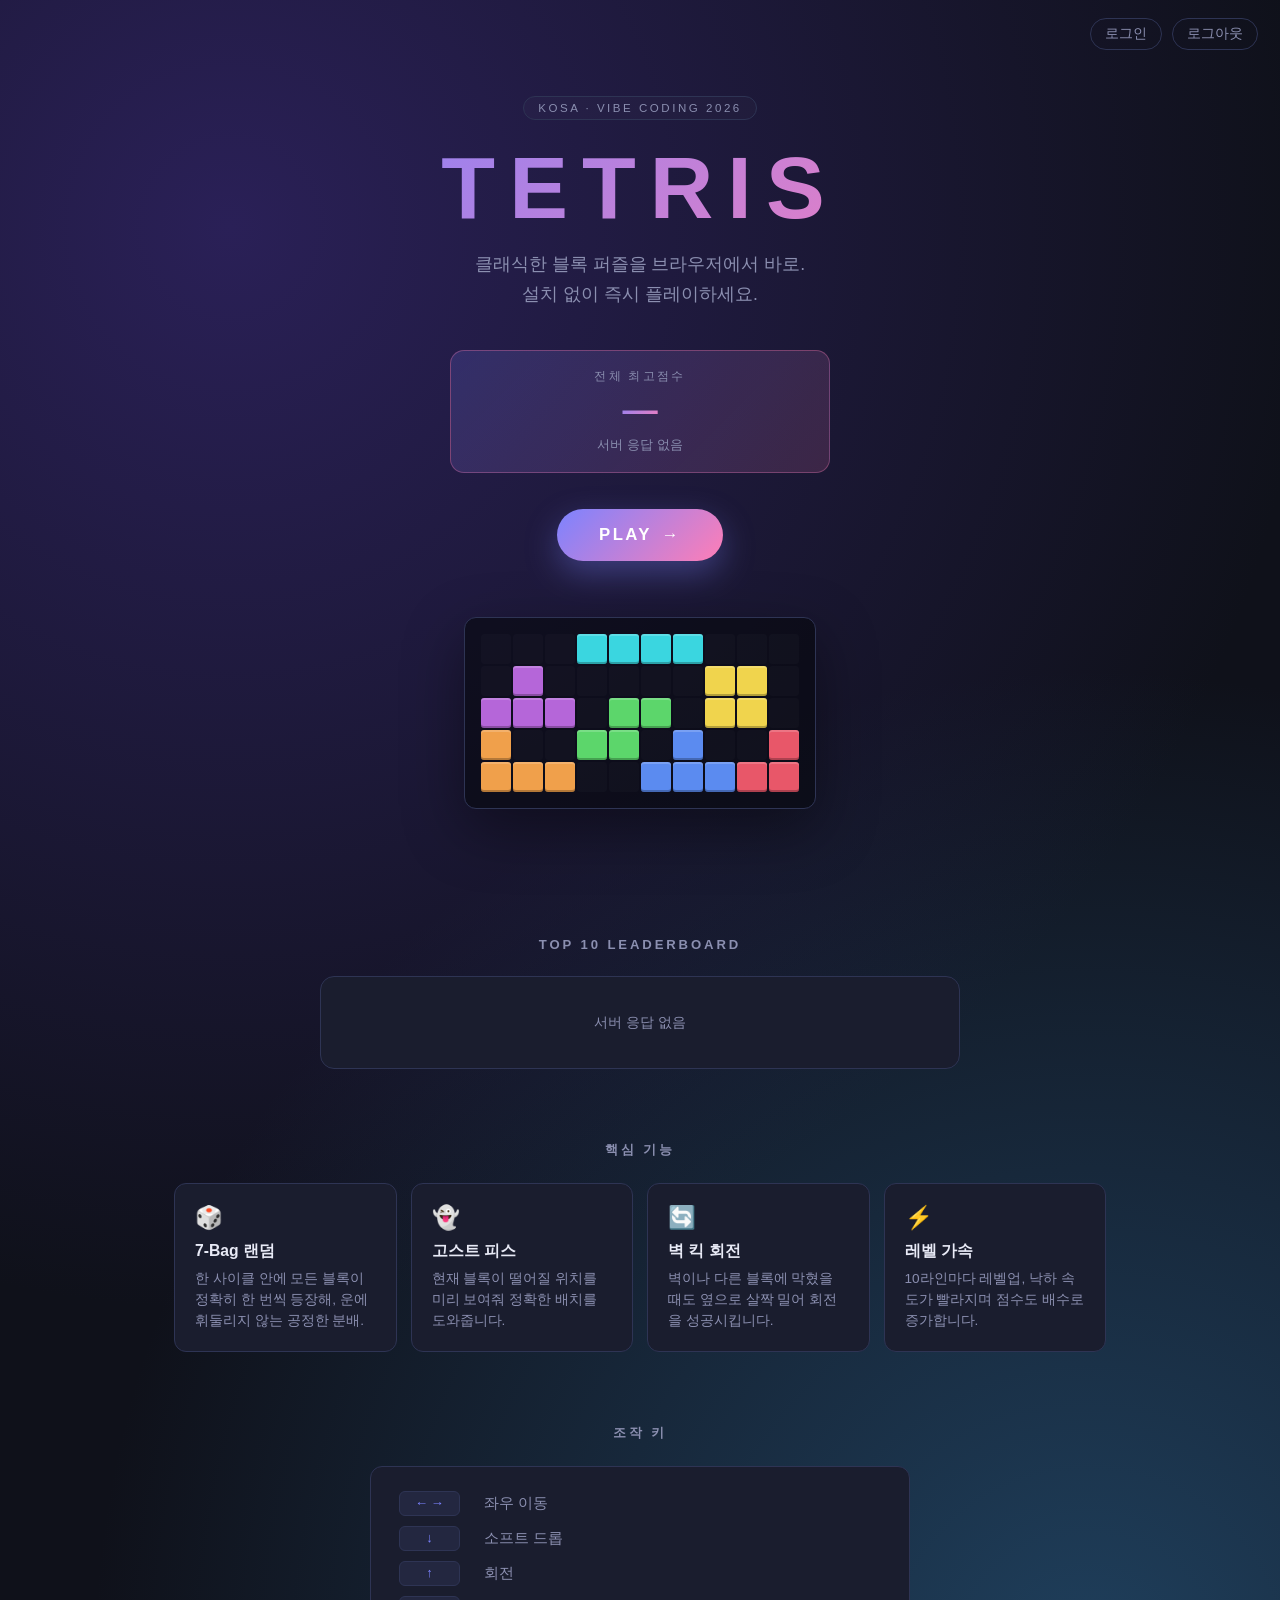
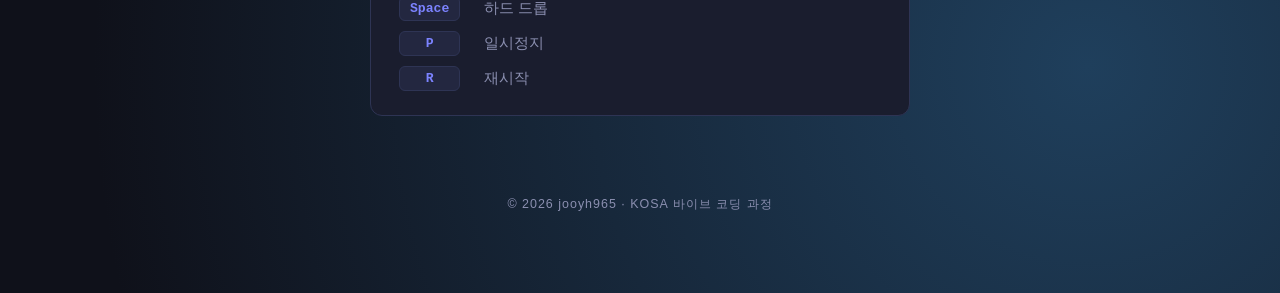
<file: index.html>
<!DOCTYPE html>
<html lang="ko">
<head>
    <meta charset="UTF-8">
    <meta name="viewport" content="width=device-width, initial-scale=1.0">
    <title>TETRIS · 시작하기</title>
    <style>
        * { margin: 0; padding: 0; box-sizing: border-box; }

        :root {
            --bg: #0f111a;
            --panel: #1a1d2e;
            --panel-2: #232740;
            --border: #2e3454;
            --text: #e8eaf6;
            --text-muted: #8b8fb0;
            --accent: #7c83ff;
            --accent-2: #ff7eb6;

            --c-i: #3ad6e0;
            --c-o: #f0d44d;
            --c-t: #b566d9;
            --c-s: #5cd66b;
            --c-z: #e85769;
            --c-j: #5b8bf0;
            --c-l: #f0a04b;
        }

        html, body { min-height: 100vh; }

        body {
            font-family: -apple-system, BlinkMacSystemFont, "Segoe UI", "Noto Sans KR",
                Roboto, Helvetica, Arial, sans-serif;
            background:
                radial-gradient(circle at 18% 12%, #2a2057 0%, transparent 55%),
                radial-gradient(circle at 85% 88%, #1f3f5c 0%, transparent 50%),
                var(--bg);
            color: var(--text);
            overflow-x: hidden;
        }

        /* ---------- floating decorative blocks ---------- */
        .float-blocks {
            position: fixed;
            inset: 0;
            pointer-events: none;
            z-index: 0;
            overflow: hidden;
        }
        .float-blocks span {
            position: absolute;
            width: 38px;
            height: 38px;
            opacity: 0.18;
            border-radius: 4px;
            animation: floatY 14s linear infinite;
        }
        .float-blocks span:nth-child(1) { left: 6%;  top: -50px; background: var(--c-i); animation-duration: 16s; }
        .float-blocks span:nth-child(2) { left: 22%; top: -50px; background: var(--c-t); animation-duration: 22s; animation-delay: -4s; }
        .float-blocks span:nth-child(3) { left: 42%; top: -50px; background: var(--c-o); animation-duration: 18s; animation-delay: -10s; }
        .float-blocks span:nth-child(4) { left: 60%; top: -50px; background: var(--c-l); animation-duration: 24s; animation-delay: -2s; }
        .float-blocks span:nth-child(5) { left: 78%; top: -50px; background: var(--c-s); animation-duration: 20s; animation-delay: -8s; }
        .float-blocks span:nth-child(6) { left: 90%; top: -50px; background: var(--c-z); animation-duration: 17s; animation-delay: -12s; }

        @keyframes floatY {
            0%   { transform: translateY(0) rotate(0deg);   }
            100% { transform: translateY(110vh) rotate(360deg); }
        }

        /* ---------- layout ---------- */
        .wrap {
            position: relative;
            z-index: 1;
            max-width: 980px;
            margin: 0 auto;
            padding: 56px 24px 80px;
        }

        /* ---------- hero ---------- */
        .hero {
            text-align: center;
            padding: 40px 0 56px;
        }

        .badge {
            display: inline-block;
            font-size: 0.72rem;
            letter-spacing: 0.22em;
            color: var(--text-muted);
            padding: 5px 14px;
            border: 1px solid var(--border);
            border-radius: 999px;
            background: rgba(255, 255, 255, 0.02);
            margin-bottom: 24px;
        }

        .hero h1 {
            font-size: clamp(3.2rem, 9vw, 5.5rem);
            font-weight: 900;
            letter-spacing: 0.16em;
            background: linear-gradient(135deg, var(--accent), var(--accent-2));
            -webkit-background-clip: text;
            background-clip: text;
            color: transparent;
            line-height: 1;
            margin-bottom: 18px;
            animation: pulse 3.6s ease-in-out infinite;
        }

        @keyframes pulse {
            0%, 100% { filter: drop-shadow(0 0 18px rgba(124, 131, 255, 0.35)); }
            50%      { filter: drop-shadow(0 0 32px rgba(255, 126, 182, 0.55)); }
        }

        .hero p.lead {
            font-size: 1.1rem;
            color: var(--text-muted);
            max-width: 520px;
            margin: 0 auto 40px;
            line-height: 1.7;
        }

        .play-btn {
            display: inline-flex;
            align-items: center;
            gap: 10px;
            padding: 16px 42px;
            font-size: 1.05rem;
            font-weight: 800;
            letter-spacing: 0.14em;
            color: white;
            text-decoration: none;
            background: linear-gradient(135deg, var(--accent), var(--accent-2));
            border-radius: 999px;
            box-shadow: 0 12px 32px rgba(124, 131, 255, 0.35);
            transition: transform 0.18s ease, box-shadow 0.18s ease;
        }
        .play-btn:hover {
            transform: translateY(-2px);
            box-shadow: 0 18px 40px rgba(255, 126, 182, 0.45);
        }
        .play-btn .arrow {
            display: inline-block;
            transition: transform 0.2s ease;
        }
        .play-btn:hover .arrow { transform: translateX(4px); }

        /* ---------- preview piece grid ---------- */
        .preview {
            margin: 56px auto 0;
            display: grid;
            grid-template-columns: repeat(10, 30px);
            grid-auto-rows: 30px;
            gap: 2px;
            width: fit-content;
            padding: 16px;
            background: rgba(6, 7, 13, 0.6);
            border: 1px solid var(--border);
            border-radius: 12px;
            box-shadow: 0 20px 60px rgba(0, 0, 0, 0.4);
        }
        .preview .cell {
            background: rgba(255, 255, 255, 0.025);
            border-radius: 3px;
        }
        .preview .cell.b {
            box-shadow: inset 0 2px 0 rgba(255,255,255,0.18), inset 0 -2px 0 rgba(0,0,0,0.25);
        }

        /* ---------- sections ---------- */
        section.block {
            margin-top: 72px;
        }
        section.block h2 {
            font-size: 0.82rem;
            letter-spacing: 0.22em;
            color: var(--text-muted);
            text-align: center;
            margin-bottom: 24px;
            text-transform: uppercase;
        }

        .features {
            display: grid;
            grid-template-columns: repeat(auto-fit, minmax(200px, 1fr));
            gap: 14px;
        }
        .feature {
            background: var(--panel);
            border: 1px solid var(--border);
            border-radius: 12px;
            padding: 20px;
        }
        .feature .icon {
            font-size: 1.4rem;
            margin-bottom: 10px;
        }
        .feature h3 {
            font-size: 0.98rem;
            font-weight: 700;
            margin-bottom: 6px;
        }
        .feature p {
            font-size: 0.85rem;
            color: var(--text-muted);
            line-height: 1.55;
        }

        /* ---------- controls grid ---------- */
        .controls {
            max-width: 540px;
            margin: 0 auto;
            background: var(--panel);
            border: 1px solid var(--border);
            border-radius: 12px;
            padding: 24px 28px;
            display: grid;
            grid-template-columns: auto 1fr;
            gap: 10px 24px;
            align-items: center;
        }
        .controls kbd {
            font-family: ui-monospace, SFMono-Regular, Menlo, monospace;
            font-size: 0.82rem;
            font-weight: 700;
            color: var(--accent);
            padding: 4px 10px;
            background: var(--panel-2);
            border: 1px solid var(--border);
            border-radius: 6px;
            min-width: 56px;
            text-align: center;
        }
        .controls span {
            color: var(--text-muted);
            font-size: 0.92rem;
        }

        /* ---------- footer ---------- */
        footer {
            margin-top: 80px;
            text-align: center;
            color: var(--text-muted);
            font-size: 0.78rem;
            letter-spacing: 0.08em;
        }

        @media (max-width: 640px) {
            .preview { transform: scale(0.85); }
            .controls { padding: 18px; gap: 8px 14px; }
            .landing-topbar { right: 14px; top: 14px; }
        }

        @media (prefers-reduced-motion: reduce) {
            .float-blocks span { animation: none; }
            .hero h1 { animation: none; }
        }

        /* ---------- landing-topbar (login state) ---------- */
        .landing-topbar {
            position: fixed;
            top: 18px;
            right: 22px;
            z-index: 10;
            display: flex;
            align-items: center;
            gap: 10px;
            font-size: 0.85rem;
        }
        .landing-topbar > * { pointer-events: auto; }
        .landing-topbar[hidden] { display: none; }

        .user-badge-landing {
            padding: 6px 12px;
            background: rgba(26, 29, 46, 0.7);
            backdrop-filter: blur(8px);
            -webkit-backdrop-filter: blur(8px);
            border: 1px solid var(--border);
            border-radius: 999px;
            color: var(--text);
            max-width: 220px;
            overflow: hidden;
            text-overflow: ellipsis;
            white-space: nowrap;
        }
        .auth-link {
            display: inline-block;
            padding: 6px 14px;
            background: transparent;
            color: var(--text-muted);
            border: 1px solid var(--border);
            border-radius: 999px;
            text-decoration: none;
            font-size: 0.85rem;
            cursor: pointer;
            transition: color 0.15s ease, border-color 0.15s ease;
        }
        .auth-link:hover {
            color: var(--accent-2);
            border-color: var(--accent-2);
        }

        /* ---------- best score card on landing ---------- */
        .best-card {
            margin: 32px auto 36px;
            max-width: 380px;
            padding: 18px 24px;
            background: linear-gradient(135deg, rgba(124, 131, 255, 0.18), rgba(255, 126, 182, 0.15));
            border: 1px solid rgba(255, 126, 182, 0.32);
            border-radius: 14px;
            display: flex;
            flex-direction: column;
            gap: 4px;
            align-items: center;
            text-align: center;
        }
        .best-card-label {
            font-size: 0.72rem;
            letter-spacing: 0.2em;
            color: var(--text-muted);
        }
        .best-card-value {
            font-size: 2.2rem;
            font-weight: 800;
            font-variant-numeric: tabular-nums;
            background: linear-gradient(135deg, var(--accent), var(--accent-2));
            -webkit-background-clip: text;
            background-clip: text;
            color: transparent;
            margin: 2px 0;
        }
        .best-card-holder {
            font-size: 0.82rem;
            color: var(--text-muted);
            overflow: hidden;
            text-overflow: ellipsis;
            white-space: nowrap;
            max-width: 100%;
        }

        /* ---------- leaderboard ---------- */
        .leaderboard-block { margin-top: 48px; }
        .leaderboard {
            max-width: 640px;
            margin: 0 auto;
            background: var(--panel);
            border: 1px solid var(--border);
            border-radius: 14px;
            padding: 14px 16px;
        }
        .leaderboard-empty {
            text-align: center;
            color: var(--text-muted);
            font-size: 0.88rem;
            padding: 22px 0;
        }
        .leaderboard ol {
            list-style: none;
            display: flex;
            flex-direction: column;
            gap: 4px;
        }
        .leaderboard li {
            display: grid;
            grid-template-columns: 44px 1fr auto;
            gap: 14px;
            align-items: center;
            padding: 10px 14px;
            border-radius: 10px;
            background: rgba(35, 39, 64, 0.5);
            border: 1px solid transparent;
            transition: background 0.15s ease, border-color 0.15s ease;
        }
        .leaderboard li:hover {
            background: rgba(35, 39, 64, 0.85);
        }
        .leaderboard li.mine {
            border-color: rgba(255, 126, 182, 0.6);
            background: linear-gradient(135deg, rgba(124, 131, 255, 0.18), rgba(255, 126, 182, 0.15));
        }
        .leaderboard .rank {
            font-family: ui-monospace, SFMono-Regular, Menlo, monospace;
            font-size: 1rem;
            font-weight: 800;
            text-align: center;
            color: var(--text-muted);
        }
        .leaderboard li.top1 .rank { color: #f0d44d; }   /* gold */
        .leaderboard li.top2 .rank { color: #c0c4d6; }   /* silver */
        .leaderboard li.top3 .rank { color: #d29466; }   /* bronze */
        .leaderboard .who {
            min-width: 0;
            display: flex;
            flex-direction: column;
            gap: 1px;
        }
        .leaderboard .who .email {
            font-size: 0.92rem;
            color: var(--text);
            overflow: hidden;
            text-overflow: ellipsis;
            white-space: nowrap;
        }
        .leaderboard .who .meta {
            font-size: 0.72rem;
            color: var(--text-muted);
        }
        .leaderboard .score {
            font-variant-numeric: tabular-nums;
            font-size: 1.1rem;
            font-weight: 800;
            background: linear-gradient(135deg, var(--accent), var(--accent-2));
            -webkit-background-clip: text;
            background-clip: text;
            color: transparent;
        }
    </style>
</head>
<body>
    <div class="float-blocks" aria-hidden="true">
        <span></span><span></span><span></span><span></span><span></span><span></span>
    </div>

    <header class="landing-topbar">
        <span id="userBadge" class="user-badge-landing" hidden></span>
        <a id="loginLink" class="auth-link" href="login.html" hidden>로그인</a>
        <button id="logoutBtn" class="auth-link" type="button" hidden>로그아웃</button>
    </header>

    <div class="wrap">
        <!-- ============ HERO ============ -->
        <header class="hero">
            <span class="badge">KOSA · VIBE CODING 2026</span>
            <h1>TETRIS</h1>
            <p class="lead">
                클래식한 블록 퍼즐을 브라우저에서 바로.<br>
                설치 없이 즉시 플레이하세요.
            </p>

            <div id="bestCard" class="best-card">
                <span class="best-card-label">전체 최고점수</span>
                <span id="bestScore" class="best-card-value">—</span>
                <span id="bestHolder" class="best-card-holder">불러오는 중…</span>
            </div>

            <a class="play-btn" href="play.html" id="playBtn">
                PLAY <span class="arrow">→</span>
            </a>

            <!-- 데코용 미니 보드 (T 스핀 모양) -->
            <div class="preview" aria-hidden="true">
                <!-- row1 -->
                <div class="cell"></div><div class="cell"></div><div class="cell"></div>
                <div class="cell b" style="background: var(--c-i)"></div>
                <div class="cell b" style="background: var(--c-i)"></div>
                <div class="cell b" style="background: var(--c-i)"></div>
                <div class="cell b" style="background: var(--c-i)"></div>
                <div class="cell"></div><div class="cell"></div><div class="cell"></div>
                <!-- row2 -->
                <div class="cell"></div>
                <div class="cell b" style="background: var(--c-t)"></div>
                <div class="cell"></div><div class="cell"></div><div class="cell"></div><div class="cell"></div>
                <div class="cell"></div>
                <div class="cell b" style="background: var(--c-o)"></div>
                <div class="cell b" style="background: var(--c-o)"></div>
                <div class="cell"></div>
                <!-- row3 -->
                <div class="cell b" style="background: var(--c-t)"></div>
                <div class="cell b" style="background: var(--c-t)"></div>
                <div class="cell b" style="background: var(--c-t)"></div>
                <div class="cell"></div>
                <div class="cell b" style="background: var(--c-s)"></div>
                <div class="cell b" style="background: var(--c-s)"></div>
                <div class="cell"></div>
                <div class="cell b" style="background: var(--c-o)"></div>
                <div class="cell b" style="background: var(--c-o)"></div>
                <div class="cell"></div>
                <!-- row4 -->
                <div class="cell b" style="background: var(--c-l)"></div>
                <div class="cell"></div><div class="cell"></div>
                <div class="cell b" style="background: var(--c-s)"></div>
                <div class="cell b" style="background: var(--c-s)"></div>
                <div class="cell"></div>
                <div class="cell b" style="background: var(--c-j)"></div>
                <div class="cell"></div><div class="cell"></div>
                <div class="cell b" style="background: var(--c-z)"></div>
                <!-- row5 -->
                <div class="cell b" style="background: var(--c-l)"></div>
                <div class="cell b" style="background: var(--c-l)"></div>
                <div class="cell b" style="background: var(--c-l)"></div>
                <div class="cell"></div><div class="cell"></div>
                <div class="cell b" style="background: var(--c-j)"></div>
                <div class="cell b" style="background: var(--c-j)"></div>
                <div class="cell b" style="background: var(--c-j)"></div>
                <div class="cell b" style="background: var(--c-z)"></div>
                <div class="cell b" style="background: var(--c-z)"></div>
            </div>
        </header>

        <!-- ============ LEADERBOARD ============ -->
        <section class="block leaderboard-block">
            <h2>TOP 10 LEADERBOARD</h2>
            <div id="leaderboard" class="leaderboard">
                <p class="leaderboard-empty" id="leaderboardStatus">불러오는 중…</p>
                <ol id="leaderboardList" hidden></ol>
            </div>
        </section>

        <!-- ============ FEATURES ============ -->
        <section class="block">
            <h2>핵심 기능</h2>
            <div class="features">
                <div class="feature">
                    <div class="icon">🎲</div>
                    <h3>7-Bag 랜덤</h3>
                    <p>한 사이클 안에 모든 블록이 정확히 한 번씩 등장해, 운에 휘둘리지 않는 공정한 분배.</p>
                </div>
                <div class="feature">
                    <div class="icon">👻</div>
                    <h3>고스트 피스</h3>
                    <p>현재 블록이 떨어질 위치를 미리 보여줘 정확한 배치를 도와줍니다.</p>
                </div>
                <div class="feature">
                    <div class="icon">🔄</div>
                    <h3>벽 킥 회전</h3>
                    <p>벽이나 다른 블록에 막혔을 때도 옆으로 살짝 밀어 회전을 성공시킵니다.</p>
                </div>
                <div class="feature">
                    <div class="icon">⚡</div>
                    <h3>레벨 가속</h3>
                    <p>10라인마다 레벨업, 낙하 속도가 빨라지며 점수도 배수로 증가합니다.</p>
                </div>
            </div>
        </section>

        <!-- ============ CONTROLS ============ -->
        <section class="block">
            <h2>조작 키</h2>
            <div class="controls">
                <kbd>← →</kbd><span>좌우 이동</span>
                <kbd>↓</kbd><span>소프트 드롭</span>
                <kbd>↑</kbd><span>회전</span>
                <kbd>Space</kbd><span>하드 드롭</span>
                <kbd>P</kbd><span>일시정지</span>
                <kbd>R</kbd><span>재시작</span>
            </div>
        </section>

        <footer>
            © 2026 jooyh965 · KOSA 바이브 코딩 과정
        </footer>
    </div>

    <script src="api.js"></script>
    <script>
        // ---- top bar: login state ----
        const $userBadge = document.getElementById("userBadge");
        const $loginLink = document.getElementById("loginLink");
        const $logoutBtn = document.getElementById("logoutBtn");
        const $playBtn = document.getElementById("playBtn");
        const $bestScore = document.getElementById("bestScore");
        const $bestHolder = document.getElementById("bestHolder");

        function renderAuthState() {
            const email = getEmail();
            if (isAuthed() && email) {
                $userBadge.textContent = email;
                $userBadge.hidden = false;
                $logoutBtn.hidden = false;
                $loginLink.hidden = true;
            } else {
                $userBadge.hidden = true;
                $logoutBtn.hidden = true;
                $loginLink.hidden = false;
            }
        }
        renderAuthState();

        $logoutBtn.addEventListener("click", async () => {
            const r = getRefresh();
            if (r) {
                try {
                    await fetch(`${API_BASE}/auth/logout`, {
                        method: "POST",
                        headers: { "Content-Type": "application/json" },
                        body: JSON.stringify({ refresh_token: r }),
                    });
                } catch (_) {}
            }
            clearTokens();
            renderAuthState();
        });

        $playBtn.addEventListener("click", (e) => {
            if (!isAuthed()) {
                e.preventDefault();
                setFlash("플레이하려면 로그인이 필요합니다");
                window.location.href = "login.html";
            }
        });

        // ---- highest score ----
        (async function loadBest() {
            try {
                const res = await publicFetch("/scores/highest");
                if (!res.ok) {
                    $bestScore.textContent = "—";
                    $bestHolder.textContent = "서버 응답 없음";
                    return;
                }
                const data = await res.json();
                if (data == null) {
                    $bestScore.textContent = "0";
                    $bestHolder.textContent = "아직 기록 없음 — 첫 번째 주인공이 되어보세요";
                    return;
                }
                $bestScore.textContent = data.score.toLocaleString();
                $bestHolder.textContent = `by ${data.email}`;
            } catch (_) {
                $bestScore.textContent = "—";
                $bestHolder.textContent = "서버 응답 없음";
            }
        })();

        // ---- leaderboard (top 10) ----
        const $lbStatus = document.getElementById("leaderboardStatus");
        const $lbList = document.getElementById("leaderboardList");

        function rankBadge(rank) {
            if (rank === 1) return "🥇";
            if (rank === 2) return "🥈";
            if (rank === 3) return "🥉";
            return `#${rank}`;
        }

        function escapeHtml(s) {
            return s.replace(/[&<>"']/g, c => ({
                "&": "&amp;", "<": "&lt;", ">": "&gt;", '"': "&quot;", "'": "&#039;"
            }[c]));
        }

        (async function loadLeaderboard() {
            try {
                const res = await publicFetch("/scores/top?limit=10");
                if (!res.ok) {
                    $lbStatus.textContent = `서버 응답 없음 (HTTP ${res.status})`;
                    return;
                }
                const rows = await res.json();
                if (!rows.length) {
                    $lbStatus.textContent = "아직 기록이 없습니다 — 첫 게임을 플레이해보세요";
                    return;
                }
                const myEmail = getEmail();
                $lbList.innerHTML = rows.map(r => {
                    const cls = [
                        r.rank <= 3 ? `top${r.rank}` : "",
                        myEmail && r.email === myEmail ? "mine" : "",
                    ].filter(Boolean).join(" ");
                    return `
                        <li class="${cls}">
                            <span class="rank">${rankBadge(r.rank)}</span>
                            <span class="who">
                                <span class="email">${escapeHtml(r.email)}</span>
                                <span class="meta">${r.lines} lines · LV ${r.level}</span>
                            </span>
                            <span class="score">${r.score.toLocaleString()}</span>
                        </li>
                    `;
                }).join("");
                $lbStatus.hidden = true;
                $lbList.hidden = false;
            } catch (_) {
                $lbStatus.textContent = "서버 응답 없음";
            }
        })();
    </script>
</body>
</html>
</file>
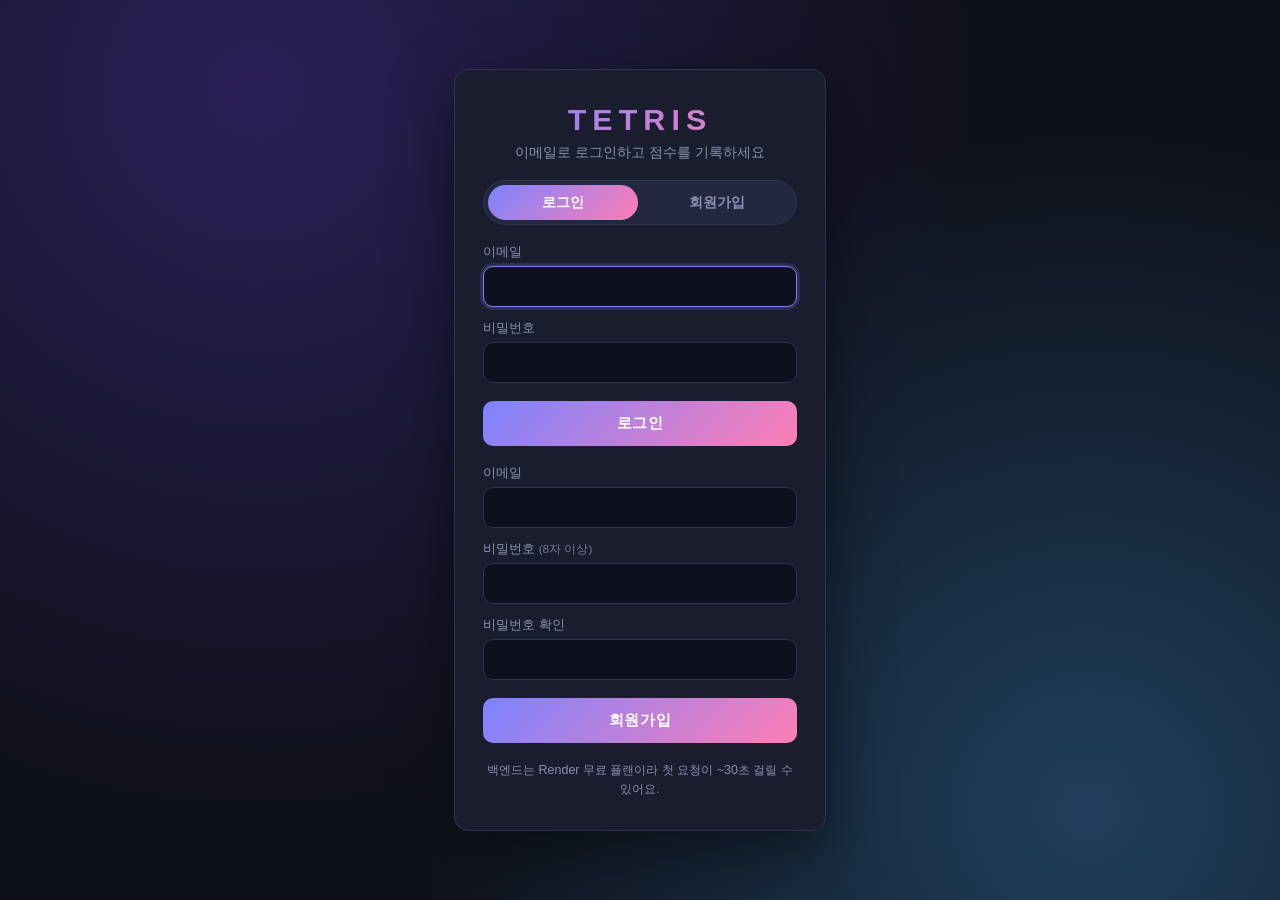
<file: login.html>
<!DOCTYPE html>
<html lang="ko">
<head>
    <meta charset="UTF-8">
    <meta name="viewport" content="width=device-width, initial-scale=1.0">
    <title>로그인 · TETRIS</title>
    <link rel="stylesheet" href="style.css">
</head>
<body class="auth-body">
    <main class="auth-wrapper">
        <section class="auth-card">
            <header class="auth-header">
                <h1>TETRIS</h1>
                <p class="auth-sub">이메일로 로그인하고 점수를 기록하세요</p>
            </header>

            <div class="auth-tabs" role="tablist">
                <button type="button" class="auth-tab active" data-tab="login" role="tab">로그인</button>
                <button type="button" class="auth-tab" data-tab="signup" role="tab">회원가입</button>
            </div>

            <form id="loginForm" class="auth-form" data-pane="login">
                <label>
                    <span>이메일</span>
                    <input type="email" name="email" required autocomplete="email" autofocus>
                </label>
                <label>
                    <span>비밀번호</span>
                    <input type="password" name="password" required minlength="8" maxlength="128" autocomplete="current-password">
                </label>
                <button type="submit" class="btn-primary auth-submit">로그인</button>
            </form>

            <form id="signupForm" class="auth-form" data-pane="signup" hidden>
                <label>
                    <span>이메일</span>
                    <input type="email" name="email" required autocomplete="email">
                </label>
                <label>
                    <span>비밀번호 <em>(8자 이상)</em></span>
                    <input type="password" name="password" required minlength="8" maxlength="128" autocomplete="new-password">
                </label>
                <label>
                    <span>비밀번호 확인</span>
                    <input type="password" name="password2" required minlength="8" maxlength="128" autocomplete="new-password">
                </label>
                <button type="submit" class="btn-primary auth-submit">회원가입</button>
            </form>

            <p class="auth-note">백엔드는 Render 무료 플랜이라 첫 요청이 ~30초 걸릴 수 있어요.</p>
        </section>
    </main>

    <div id="toast" class="toast" hidden></div>

    <script src="api.js"></script>
    <script src="auth.js"></script>
</body>
</html>
</file>
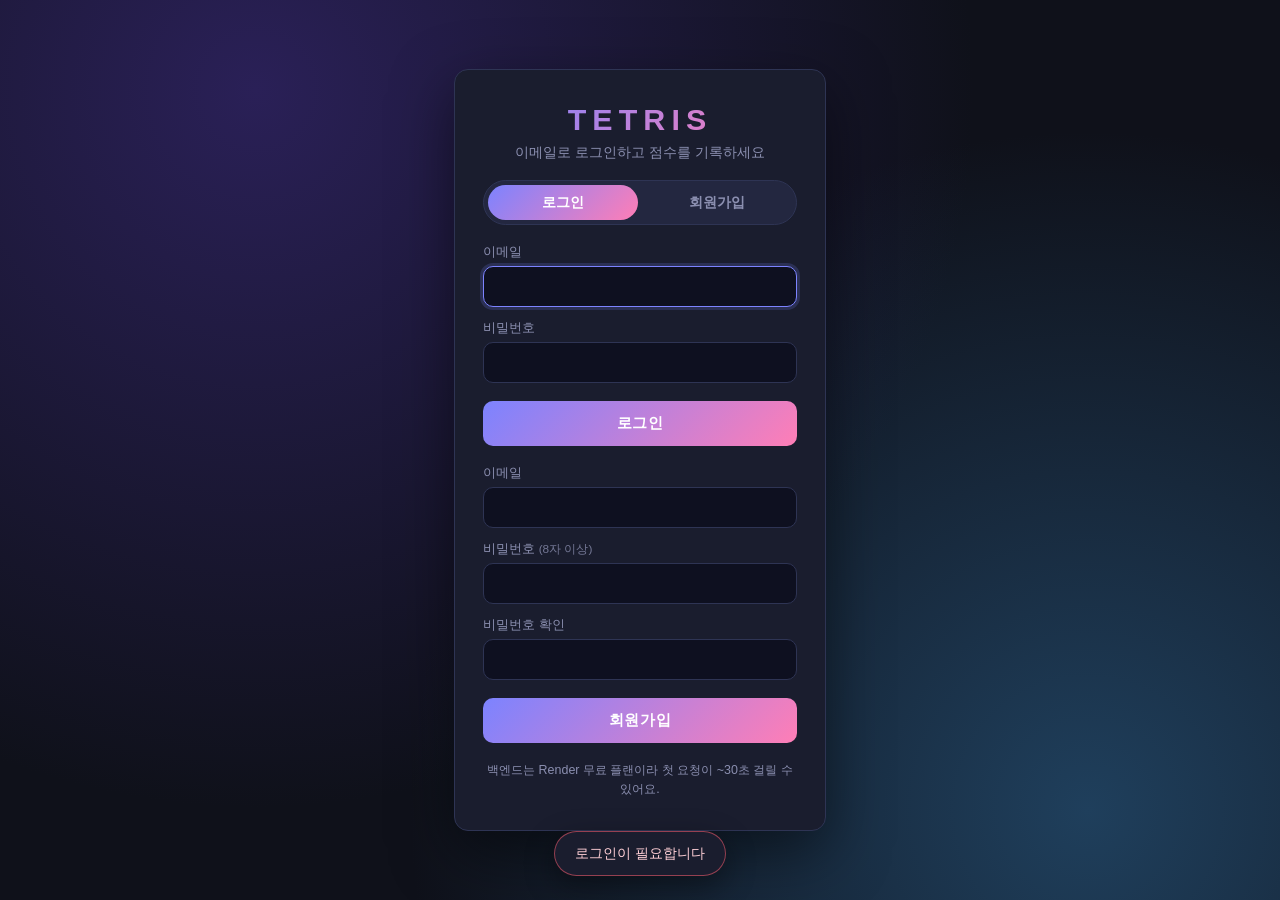
<file: play.html>
<!DOCTYPE html>
<html lang="ko">
<head>
    <meta charset="UTF-8">
    <meta name="viewport" content="width=device-width, initial-scale=1.0">
    <title>Tetris</title>
    <link rel="stylesheet" href="style.css">
</head>
<body>
    <header class="topbar">
        <a class="brand-link" href="index.html">← 홈</a>
        <div class="user-area">
            <span id="userBadge" class="user-badge" hidden></span>
            <button type="button" id="logoutBtn" class="btn-link" hidden>로그아웃</button>
        </div>
    </header>

    <main class="game">
        <section class="board-wrap">
            <canvas id="board" width="300" height="600" aria-label="Tetris board"></canvas>

            <div id="overlay" class="overlay" hidden>
                <div class="overlay-card">
                    <h2 id="overlayTitle">PAUSED</h2>
                    <p id="overlaySub">P 키로 계속</p>
                </div>
            </div>
        </section>

        <aside class="sidebar">
            <h1>TETRIS</h1>

            <div class="stat highlight">
                <span class="label">BEST <em>(전체)</em></span>
                <span class="value" id="bestScore">—</span>
                <span class="sub" id="bestHolder"></span>
            </div>

            <div class="stat">
                <span class="label">SCORE</span>
                <span class="value" id="score">0</span>
            </div>
            <div class="stat">
                <span class="label">LEVEL</span>
                <span class="value" id="level">1</span>
            </div>
            <div class="stat">
                <span class="label">LINES</span>
                <span class="value" id="lines">0</span>
            </div>

            <div class="next-block">
                <span class="label">NEXT</span>
                <canvas id="next" width="120" height="120"></canvas>
            </div>

            <div class="controls">
                <h3>조작</h3>
                <dl>
                    <dt>← →</dt><dd>이동</dd>
                    <dt>↓</dt><dd>소프트 드롭</dd>
                    <dt>↑</dt><dd>회전</dd>
                    <dt>Space</dt><dd>하드 드롭</dd>
                    <dt>P</dt><dd>일시정지</dd>
                    <dt>R</dt><dd>재시작</dd>
                </dl>
            </div>
        </aside>
    </main>

    <div id="toast" class="toast" hidden></div>

    <script src="api.js"></script>
    <script src="script.js"></script>
</body>
</html>
</file>
<file: style.css>
* {
    margin: 0;
    padding: 0;
    box-sizing: border-box;
}

:root {
    --bg: #0f111a;
    --panel: #1a1d2e;
    --panel-2: #232740;
    --border: #2e3454;
    --text: #e8eaf6;
    --text-muted: #8b8fb0;
    --accent: #7c83ff;
    --accent-2: #ff7eb6;
}

html, body {
    height: 100%;
}

body {
    font-family: -apple-system, BlinkMacSystemFont, "Segoe UI", "Noto Sans KR",
        Roboto, Helvetica, Arial, sans-serif;
    background:
        radial-gradient(circle at 20% 10%, #2a2057 0%, transparent 55%),
        radial-gradient(circle at 85% 90%, #1f3f5c 0%, transparent 50%),
        var(--bg);
    color: var(--text);
    display: flex;
    align-items: center;
    justify-content: center;
    padding: 24px;
    min-height: 100vh;
}

.game {
    display: flex;
    gap: 28px;
    align-items: flex-start;
}

.board-wrap {
    position: relative;
}

#board {
    display: block;
    background: #06070d;
    border: 1px solid var(--border);
    border-radius: 10px;
    box-shadow: 0 20px 60px rgba(0, 0, 0, 0.5);
}

.overlay {
    position: absolute;
    inset: 0;
    display: flex;
    align-items: center;
    justify-content: center;
    background: rgba(6, 7, 13, 0.78);
    backdrop-filter: blur(4px);
    -webkit-backdrop-filter: blur(4px);
    border-radius: 10px;
}

.overlay[hidden] {
    display: none;
}

.overlay-card {
    text-align: center;
}

.overlay-card h2 {
    font-size: 2.2rem;
    font-weight: 800;
    letter-spacing: 0.06em;
    background: linear-gradient(135deg, var(--accent), var(--accent-2));
    -webkit-background-clip: text;
    background-clip: text;
    color: transparent;
    margin-bottom: 8px;
}

.overlay-card p {
    color: var(--text-muted);
    font-size: 0.95rem;
}

.sidebar {
    width: 220px;
    background: var(--panel);
    border: 1px solid var(--border);
    border-radius: 12px;
    padding: 20px;
    display: flex;
    flex-direction: column;
    gap: 14px;
}

.sidebar h1 {
    font-size: 1.5rem;
    font-weight: 800;
    letter-spacing: 0.18em;
    background: linear-gradient(135deg, var(--accent), var(--accent-2));
    -webkit-background-clip: text;
    background-clip: text;
    color: transparent;
    text-align: center;
    margin-bottom: 4px;
}

.stat {
    background: var(--panel-2);
    padding: 10px 14px;
    border-radius: 8px;
    display: flex;
    justify-content: space-between;
    align-items: baseline;
}

.label {
    font-size: 0.72rem;
    letter-spacing: 0.16em;
    color: var(--text-muted);
}

.stat .value {
    font-variant-numeric: tabular-nums;
    font-size: 1.2rem;
    font-weight: 700;
}

.next-block {
    background: var(--panel-2);
    padding: 12px;
    border-radius: 8px;
    display: flex;
    flex-direction: column;
    align-items: center;
    gap: 8px;
}

#next {
    background: #06070d;
    border-radius: 6px;
}

.controls h3 {
    font-size: 0.78rem;
    letter-spacing: 0.16em;
    color: var(--text-muted);
    margin-bottom: 8px;
    text-transform: uppercase;
}

.controls dl {
    display: grid;
    grid-template-columns: auto 1fr;
    gap: 4px 12px;
    font-size: 0.85rem;
}

.controls dt {
    font-weight: 700;
    color: var(--accent);
    font-family: ui-monospace, SFMono-Regular, Menlo, monospace;
}

.controls dd {
    color: var(--text-muted);
}

@media (max-width: 640px) {
    body {
        padding: 12px;
    }
    .game {
        flex-direction: column;
        align-items: center;
        gap: 16px;
    }
    .sidebar {
        width: 300px;
    }
}

/* ============================================================
   Top bar (play.html) — floats over the centered game layout
   ============================================================ */
.topbar {
    position: fixed;
    top: 14px;
    left: 18px;
    right: 18px;
    z-index: 10;
    display: flex;
    align-items: center;
    justify-content: space-between;
    pointer-events: none;
    font-size: 0.9rem;
}
.topbar > * { pointer-events: auto; }

.brand-link {
    color: var(--text-muted);
    text-decoration: none;
    padding: 6px 12px;
    border: 1px solid var(--border);
    border-radius: 999px;
    background: rgba(26, 29, 46, 0.7);
    backdrop-filter: blur(8px);
    -webkit-backdrop-filter: blur(8px);
    transition: color 0.15s ease, border-color 0.15s ease;
}
.brand-link:hover {
    color: var(--text);
    border-color: var(--accent);
}

.user-area {
    display: flex;
    align-items: center;
    gap: 8px;
}

.user-badge {
    padding: 5px 12px;
    background: rgba(26, 29, 46, 0.7);
    backdrop-filter: blur(8px);
    -webkit-backdrop-filter: blur(8px);
    border: 1px solid var(--border);
    border-radius: 999px;
    color: var(--text);
    font-size: 0.82rem;
    max-width: 220px;
    overflow: hidden;
    text-overflow: ellipsis;
    white-space: nowrap;
}

.btn-link {
    background: transparent;
    border: 1px solid var(--border);
    color: var(--text-muted);
    padding: 5px 12px;
    border-radius: 999px;
    cursor: pointer;
    font-size: 0.82rem;
    transition: color 0.15s ease, border-color 0.15s ease;
}
.btn-link:hover {
    color: var(--accent-2);
    border-color: var(--accent-2);
}

/* ============================================================
   Highlighted BEST stat
   ============================================================ */
.stat.highlight {
    flex-direction: column;
    align-items: stretch;
    gap: 2px;
    background: linear-gradient(135deg, rgba(124, 131, 255, 0.18), rgba(255, 126, 182, 0.15));
    border: 1px solid rgba(255, 126, 182, 0.35);
}
.stat.highlight .label em {
    font-style: normal;
    color: var(--text-muted);
    font-weight: 400;
    letter-spacing: normal;
    margin-left: 4px;
}
.stat.highlight .value {
    font-size: 1.5rem;
    background: linear-gradient(135deg, var(--accent), var(--accent-2));
    -webkit-background-clip: text;
    background-clip: text;
    color: transparent;
    margin-top: 2px;
}
.stat.highlight .sub {
    font-size: 0.72rem;
    color: var(--text-muted);
    overflow: hidden;
    text-overflow: ellipsis;
    white-space: nowrap;
}

/* ============================================================
   Toast
   ============================================================ */
.toast {
    position: fixed;
    bottom: 24px;
    left: 50%;
    transform: translateX(-50%);
    background: var(--panel);
    color: var(--text);
    padding: 12px 20px;
    border-radius: 999px;
    border: 1px solid var(--border);
    box-shadow: 0 10px 30px rgba(0, 0, 0, 0.4);
    font-size: 0.9rem;
    z-index: 100;
    max-width: 90vw;
}
.toast.error { border-color: rgba(232, 87, 105, 0.6); color: #ffcfd6; }
.toast.success { border-color: rgba(92, 214, 107, 0.6); color: #c9f1d0; }
.toast[hidden] { display: none; }

/* ============================================================
   Auth (login.html) page
   ============================================================ */
.auth-body {
    /* body 의 flex 중앙정렬은 그대로 활용 */
}

.auth-wrapper {
    width: 100%;
    max-width: 420px;
    padding: 24px;
}

.auth-card {
    background: var(--panel);
    border: 1px solid var(--border);
    border-radius: 14px;
    padding: 32px 28px;
    display: flex;
    flex-direction: column;
    gap: 18px;
    box-shadow: 0 20px 60px rgba(0, 0, 0, 0.5);
}

.auth-header { text-align: center; }
.auth-header h1 {
    font-size: 1.9rem;
    font-weight: 800;
    letter-spacing: 0.2em;
    background: linear-gradient(135deg, var(--accent), var(--accent-2));
    -webkit-background-clip: text;
    background-clip: text;
    color: transparent;
}
.auth-sub {
    margin-top: 6px;
    font-size: 0.88rem;
    color: var(--text-muted);
}

.auth-tabs {
    display: flex;
    gap: 4px;
    background: var(--panel-2);
    border: 1px solid var(--border);
    padding: 4px;
    border-radius: 999px;
}
.auth-tab {
    flex: 1;
    padding: 8px 12px;
    border: none;
    background: transparent;
    color: var(--text-muted);
    font-weight: 600;
    font-size: 0.9rem;
    border-radius: 999px;
    cursor: pointer;
    transition: all 0.2s ease;
}
.auth-tab.active {
    background: linear-gradient(135deg, var(--accent), var(--accent-2));
    color: white;
}

.auth-form {
    display: flex;
    flex-direction: column;
    gap: 12px;
}
.auth-form label {
    display: flex;
    flex-direction: column;
    gap: 5px;
    font-size: 0.82rem;
    color: var(--text-muted);
}
.auth-form label em {
    font-style: normal;
    font-size: 0.74rem;
    color: var(--text-muted);
    opacity: 0.8;
}
.auth-form input {
    padding: 11px 14px;
    border: 1px solid var(--border);
    background: #0e1020;
    border-radius: 10px;
    font-size: 0.95rem;
    color: var(--text);
    transition: border-color 0.2s ease, box-shadow 0.2s ease;
}
.auth-form input:focus {
    outline: none;
    border-color: var(--accent);
    box-shadow: 0 0 0 3px rgba(124, 131, 255, 0.18);
}

.btn-primary {
    background: linear-gradient(135deg, var(--accent), var(--accent-2));
    color: white;
    border: none;
    padding: 12px 18px;
    border-radius: 10px;
    font-size: 0.95rem;
    font-weight: 700;
    letter-spacing: 0.04em;
    cursor: pointer;
    transition: transform 0.15s ease, box-shadow 0.15s ease;
}
.btn-primary:hover {
    transform: translateY(-1px);
    box-shadow: 0 8px 24px rgba(124, 131, 255, 0.35);
}

.auth-submit { margin-top: 6px; }

.auth-note {
    text-align: center;
    color: var(--text-muted);
    font-size: 0.78rem;
    line-height: 1.5;
}
</file>
